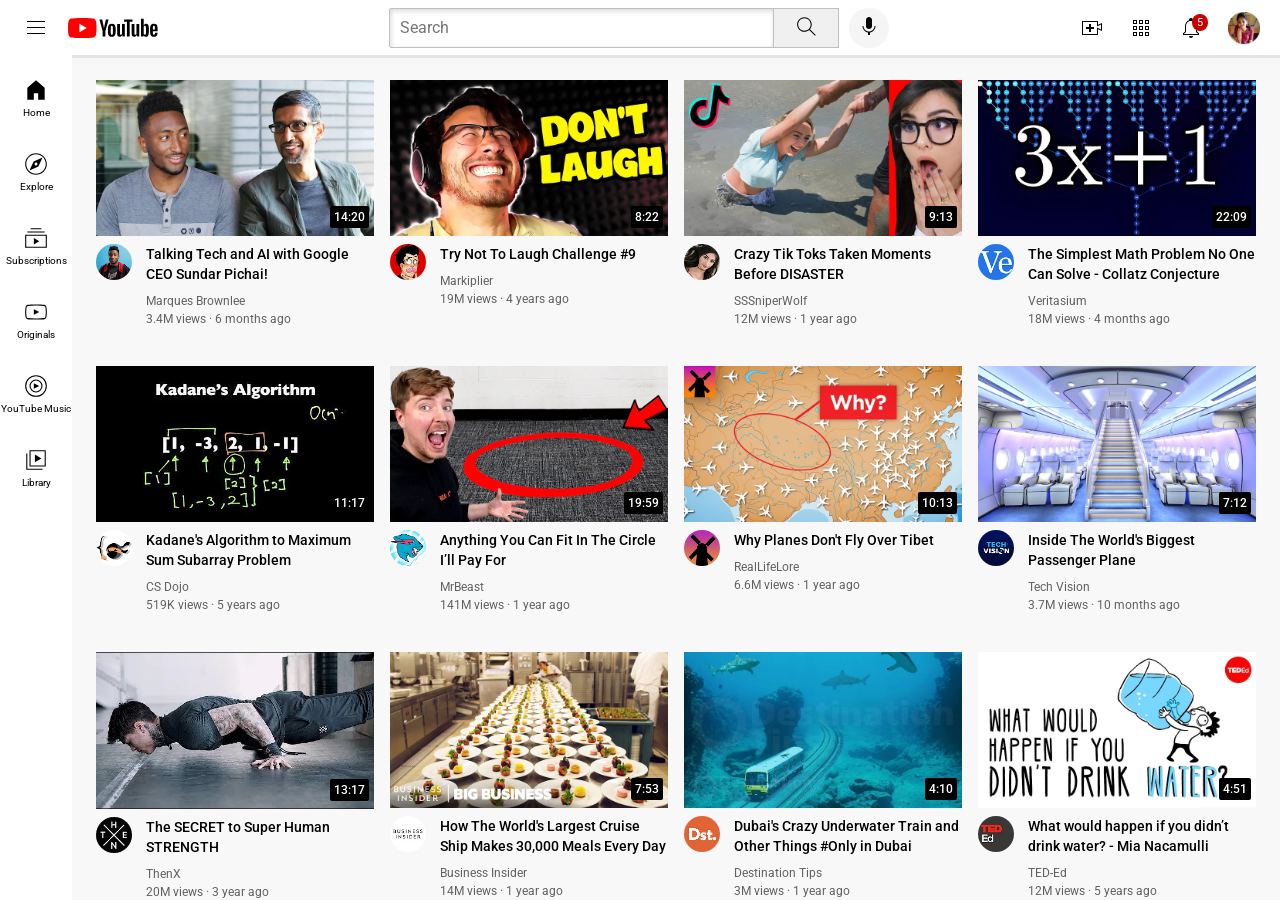
<file: index.html>
<!DOCTYPE html>
<html>

<head>

    <link rel="preconnect" href="https://fonts.googleapis.com">
    <link rel="preconnect" href="https://fonts.gstatic.com" crossorigin>
    <link href="https://fonts.googleapis.com/css2?family=Roboto:ital,wght@0,100..900;1,100..900&display=swap"
        rel="stylesheet">
    <title>
        Youtube-Clone
    </title>
    <link rel="stylesheet" href="style1.css">
    <link rel="stylesheet" href="style2.css">
    <link rel="stylesheet" href="style3.css">
    <link rel="stylesheet" href="style4.css">

</head>

<body>
    <div class="header">
        <div class="left-section">
            <img class="hamburger-menu" src="icons/hamburger-menu.svg">
            <img class="youtube-logo" src="icons/youtube-logo.svg">
        </div>
        <div class="middle-section">
            <input class="search-bar" type="textbox" placeholder="Search">
            <button class="search-button">
                <img class="search-icon" src="icons/search.svg">
                <div class="tooltip">Search</div>
            </button>
            <button class="voice-search-button">
                <img class="voice-search-icon" src="icons/voice-search-icon.svg">
                <div class="tooltip">Search with your voice</div>
            </button>
        </div>
        <div class="right-section">
            <div class="upload-icon-container">
                <img class="upload-icon" src="icons/upload.svg">
                <div class="tooltip">Create</div>
            </div>
            <div class="youtube-app-icon-container">
                <img class="youtube-app-icon" src="icons/youtube-apps.svg">
                <div class="tooltip">YouTube apps</div>
            </div>

            <div class="notifications-icon-container">
                <div class="notifications-icon-container">
                    <img class="notifications-icon" src="icons/notifications.svg">
                    <div class="tooltip">Notifications</div>
                </div>

                <div class="notifications-count">5</div>
            </div>
            <img class="current-user-picture" src="channel-pictures/my-channel.png">
        </div>
    </div>
    <div class="sidebar">
        <div class="side-bar-link">
            <img src="icons/home.svg">
            <div>Home</div>
        </div>
        <div class="side-bar-link">
            <img src="icons/explore.svg">
            <div>Explore</div>
        </div>
        <div class="side-bar-link">
            <img src="icons/subscriptions.svg">
            <div>Subscriptions</div>
        </div>
        <div class="side-bar-link">
            <img src="icons/originals.svg">
            <div>Originals</div>
        </div>
        <div class="side-bar-link">
            <img src="icons/youtube-music.svg">
            <div>YouTube Music</div>
        </div>
        <div class="side-bar-link">
            <img src="icons/library.svg">
            <div>Library</div>
        </div>
    </div>

    <div class="video-grid">
        <div class="video-preview">
            <a href="https://www.youtube.com/watch?v=n2RNcPRtAiY" target="_blank">
                <div class="thumbnail-row">
                    <img class="thumbnail1" src="thumbnails/thumbnail-1.webp">
                    <div class="video-time">14:20</div>
                </div>
            </a>
            <div class="video-info-grid">
                <div class="channel-picture">
                    <img class="profile-picture" src="channel-pictures/channel-1.jpeg">
                </div>
                <div class="video-info">
                    <p class="video-title">
                        Talking Tech and AI with Google CEO Sundar Pichai!
                    </p>
                    <p class="video-author">
                        Marques Brownlee
                    </p>
                    <p class="video-stats">
                        3.4M views &#183; 6 months ago
                    </p>
                </div>
            </div>
        </div>



        <div class="video-preview">
            <a href="https://www.youtube.com/watch?v=mP0RAo9SKZk" target="_blank">
                <div class="thumbnail-row">
                    <img class="thumbnail1" src="thumbnails/thumbnail-2.webp">
                    <div class="video-time">8:22</div>
                </div>
            </a>

            <div class="video-info-grid">
                <div class="channel-picture">
                    <img class="profile-picture" src="channel-pictures/channel-2.jpeg">
                </div>
                <div class="video-info">

                    <p class="video-title">

                        Try Not To Laugh Challenge #9
                    </p>
                    <p class="video-author">
                        Markiplier
                    </p>
                    <p class="video-stats">
                        19M views · 4 years ago
                    </p>
                </div>
            </div>
        </div>

        <div class="video-preview">
            <a href="https://www.youtube.com/watch?v=FgjPQQeTh1w" target="_blank">
                <div class="thumbnail-row">
                    <img class="thumbnail1" src="thumbnails/thumbnail-3.webp">
                    <div class="video-time">9:13</div>
                </div>
            </a>

            <div class="video-info-grid">
                <div class="channel-picture">
                    <img class="profile-picture" src="channel-pictures/channel-3.jpeg">
                </div>
                <div class="video-info">
                    <p class="video-title">

                        Crazy Tik Toks Taken Moments Before DISASTER
                    </p>
                    <p class="video-author">
                        SSSniperWolf
                    </p>
                    <p class="video-stats">
                        12M views · 1 year ago
                    </p>
                </div>
            </div>
        </div>

        <div class="video-preview">
            <a href="https://www.youtube.com/watch?v=094y1Z2wpJg" target="_blank">
                <div class="thumbnail-row">
                    <img class="thumbnail1" src="thumbnails/thumbnail-4.webp">
                    <div class="video-time">22:09</div>
                </div>
            </a>

            <div class="video-info-grid">
                <div class="channel-picture">
                    <img class="profile-picture" src="channel-pictures/channel-4.jpeg">
                </div>
                <div class="video-info">

                    <p class="video-title">

                        The Simplest Math Problem No One Can Solve - Collatz Conjecture

                    </p>
                    <p class="video-author">

                        Veritasium
                    </p>
                    <p class="video-stats">

                        18M views · 4 months ago
                    </p>
                </div>
            </div>
        </div>



        <div class="video-preview">
            <a href="https://www.youtube.com/watch?v=86CQq3pKSUw" target="_blank">
                <div class="thumbnail-row">
                    <img class="thumbnail1" src="thumbnails/thumbnail-5.webp">
                    <div class="video-time">11:17</div>
                </div>
            </a>

            <div class="video-info-grid">
                <div class="channel-picture">
                    <img class="profile-picture" src="channel-pictures/channel-5.jpeg">
                </div>
                <div class="video-info">
                    <p class="video-title">

                        Kadane's Algorithm to Maximum Sum Subarray Problem
                    </p>
                    <p class="video-author">
                        CS Dojo
                    </p>
                    <p class="video-stats">
                        519K views · 5 years ago
                </div>
            </div>
        </div>

        <div class="video-preview">
            <a href="https://www.youtube.com/watch?v=yXWw0_UfSFg" target="_blank">
                <div class="thumbnail-row">
                    <img class="thumbnail1" src="thumbnails/thumbnail-6.webp">
                    <div class="video-time">19:59</div>
                </div>
            </a>

            <div class="video-info-grid">
                <div class="channel-picture">
                    <img class="profile-picture" src="channel-pictures/channel-6.jpeg">
                </div>
                <div class="video-info">

                    <p class="video-title">

                        Anything You Can Fit In The Circle I’ll Pay For
                    </p>
                    <p class="video-author">
                        MrBeast
                    </p>
                    <p class="video-stats">
                        141M views · 1 year ago
                    </p>
                </div>
            </div>
        </div>
        <div class="video-preview">
            <a href="https://www.youtube.com/watch?v=fNVa1qMbF9Y" target="_blank">
                <div class="thumbnail-row">
                    <img class="thumbnail1" src="thumbnails/thumbnail-7.webp">
                    <div class="video-time">10:13</div>
                </div>
            </a>

            <div class="video-info-grid">
                <div class="channel-picture">
                    <img class="profile-picture" src="channel-pictures/channel-7.jpeg">
                </div>
                <div class="video-info">
                    <p class="video-title">
                        Why Planes Don't Fly Over Tibet
                    </p>
                    <p class="video-author">
                        RealLifeLore
                    </p>
                    <p class="video-stats">
                        6.6M views · 1 year ago
                    </p>
                </div>
            </div>
        </div>
        <div class="video-preview">
            <a href="https://www.youtube.com/watch?v=lFm4EM1juls" target="_blank">
                <div class="thumbnail-row">
                    <img class="thumbnail1" src="thumbnails/thumbnail-8.webp">
                    <div class="video-time">7:12</div>
                </div>
            </a>

            <div class="video-info-grid">
                <div class="channel-picture">
                    <img class="profile-picture" src="channel-pictures/channel-8.jpeg">
                </div>
                <div class="video-info">
                    <p class="video-title">
                        Inside The World's Biggest Passenger Plane
                    </p>
                    <p class="video-author">
                        Tech Vision
                    </p>
                    <p class="video-stats">
                        3.7M views · 10 months ago
                    </p>
                </div>
            </div>
        </div>
        <div class="video-preview">
            <a href="https://www.youtube.com/watch?v=ixmxOlcrlUc" target="_blank">
                <div class="thumbnail-row">
                    <img class="thumbnail1" src="thumbnails/thumbnail-9.webp">
                    <div class="video-time">13:17</div>
                </div>
            </a>

            <div class="video-info-grid">
                <div class="channel-picture">
                    <img class="profile-picture" src="channel-pictures/channel-9.jpeg">
                </div>
                <div class="video-info">
                    <p class="video-title">
                        The SECRET to Super Human STRENGTH
                    </p>
                    <p class="video-author">
                        ThenX
                    </p>
                    <p class="video-stats">
                        20M views · 3 year ago
                    </p>
                </div>
            </div>
        </div>
        <div class="video-preview">
            <a href="https://www.youtube.com/watch?v=R2vXbFp5C9o" target="_blank">
                <div class="thumbnail-row">
                    <img class="thumbnail1" src="thumbnails/thumbnail-10.webp">
                    <div class="video-time">7:53</div>
                </div>
            </a>

            <div class="video-info-grid">
                <div class="channel-picture">
                    <img class="profile-picture" src="channel-pictures/channel-10.jpeg">
                </div>
                <div class="video-info">

                    <p class="video-title">

                        How The World's Largest Cruise Ship Makes 30,000 Meals Every Day
                    </p>
                    <p class="video-author">
                        Business Insider
                    </p>
                    <p class="video-stats">
                        14M views · 1 year ago
                    </p>
                </div>
            </div>
        </div>
        <div class="video-preview">
            <a href="https://www.youtube.com/watch?v=0nZuYyXET3s" target="_blank">
                <div class="thumbnail-row">
                    <img class="thumbnail1" src="thumbnails/thumbnail-11.webp">
                    <div class="video-time">4:10</div>
                </div>
            </a>

            <div class="video-info-grid">
                <div class="channel-picture">
                    <img class="profile-picture" src="channel-pictures/channel-11.jpeg">
                </div>
                <div class="video-info">
                    <p class="video-title">
                        Dubai's Crazy Underwater Train and Other Things #Only in Dubai
                    </p>
                    <p class="video-author">
                        Destination Tips
                    </p>
                    <p class="video-stats">
                        3M views · 1 year ago
                    </p>
                </div>
            </div>
        </div>
        <div class="video-preview">
            <a href="https://www.youtube.com/watch?v=9iMGFqMmUFs" target="_blank">
                <div class="thumbnail-row">
                    <img class="thumbnail1" src="thumbnails/thumbnail-12.webp">
                    <div class="video-time">4:51</div>
                </div>
            </a>

            <div class="video-info-grid">
                <div class="channel-picture">
                    <img class="profile-picture" src="channel-pictures/channel-12.jpeg">
                </div>
                <div class="video-info">

                    <p class="video-title">
                        What would happen if you didn’t drink water? - Mia Nacamulli
                    </p>
                    <p class="video-author">
                        TED-Ed
                    </p>
                    <p class="video-stats">
                        12M views · 5 years ago
                    </p>
                </div>
            </div>
        </div>

    </div>

</body>

</html>
</file>
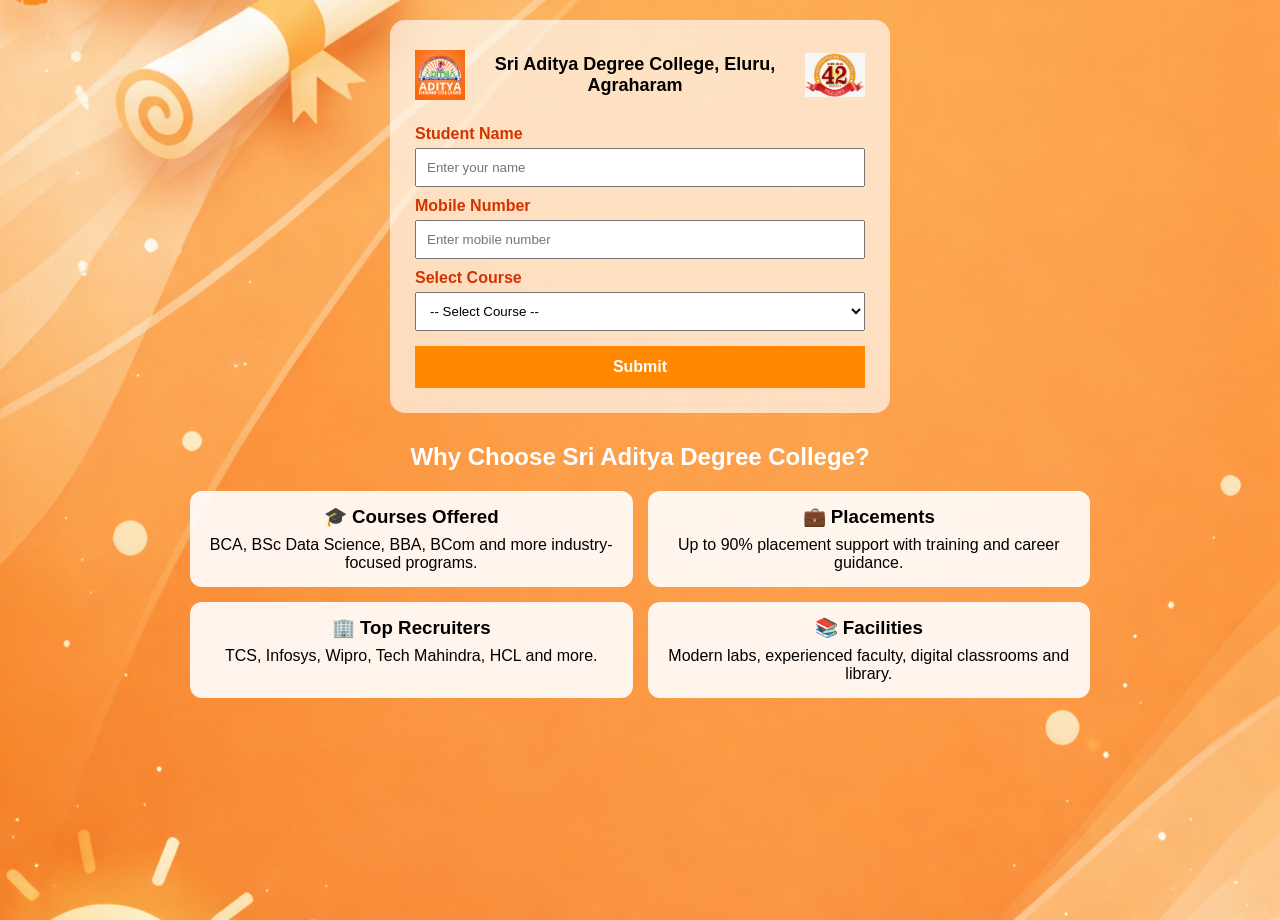
<file: intro-to-html/index.html>
<!DOCTYPE html>
<html lang="en">

<head>
  <title>College Registration</title>
  <link rel="stylesheet" href="style.css">
  <meta name="viewport" content="width=device-width, initial-scale=1.0">
</head>

<body>

  <div class="container">

    <div class="header">
      <img src="left-logo.png" class="logo-left" alt="College Logo">
      <h1>Sri Aditya Degree College, Eluru, Agraharam</h1>
      <img src="right-logo.png" class="logo-right" alt="College Logo">
    </div>

    <form onsubmit="sendToWhatsApp(); return false;">

      <label>Student Name</label>
      <input type="text" id="name" placeholder="Enter your name" required>

      <label>Mobile Number</label>
      <input type="tel" id="mobile" placeholder="Enter mobile number" pattern="[0-9]{10}" required>

      <label>Select Course</label>
      <select id="course" required>
        <option value="">-- Select Course --</option>
        <option>Bsc AI (Artificial Intelligence)</option>
        <option>BCA (Data Science)</option>
        <option>BSc (Data Science)</option>
        <option>BCA (General)</option>
        <option>BCom</option>
        <option>BBA (Digital Marketing)</option>
        <option>Bsc Computers</option>
      </select>

      <button type="submit">Submit</button>

    </form>

  </div>

  <section class="info-section">

    <h2>Why Choose Sri Aditya Degree College?</h2>

    <div class="cards">

      <div class="card">
        <h3>🎓 Courses Offered</h3>
        <p>BCA, BSc Data Science, BBA, BCom and more industry-focused programs.</p>
      </div>

      <div class="card">
        <h3>💼 Placements</h3>
        <p>Up to 90% placement support with training and career guidance.</p>
      </div>

      <div class="card">
        <h3>🏢 Top Recruiters</h3>
        <p>TCS, Infosys, Wipro, Tech Mahindra, HCL and more.</p>
      </div>

      <div class="card">
        <h3>📚 Facilities</h3>
        <p>Modern labs, experienced faculty, digital classrooms and library.</p>
      </div>

    </div>

  </section>

  <script>
    function sendToWhatsApp() {

      let name = document.getElementById("name").value.trim();
      let mobile = document.getElementById("mobile").value.trim();
      let course = document.getElementById("course").value;

      if (mobile.length !== 10) {
        alert("Enter a valid 10-digit mobile number");
        return;
      }

      let message =
        "New Student Registration\n\n" +
        "Name: " + name + "\n" +
        "Mobile: " + mobile + "\n" +
        "Course: " + course;

      let phone = "91917337276664";  // ⚠️ corrected format

      let url = "https://wa.me/" + phone + "?text=" + encodeURIComponent(message);

      window.open(url, "_blank");

    }
  </script>

</body>

</html>
</file>
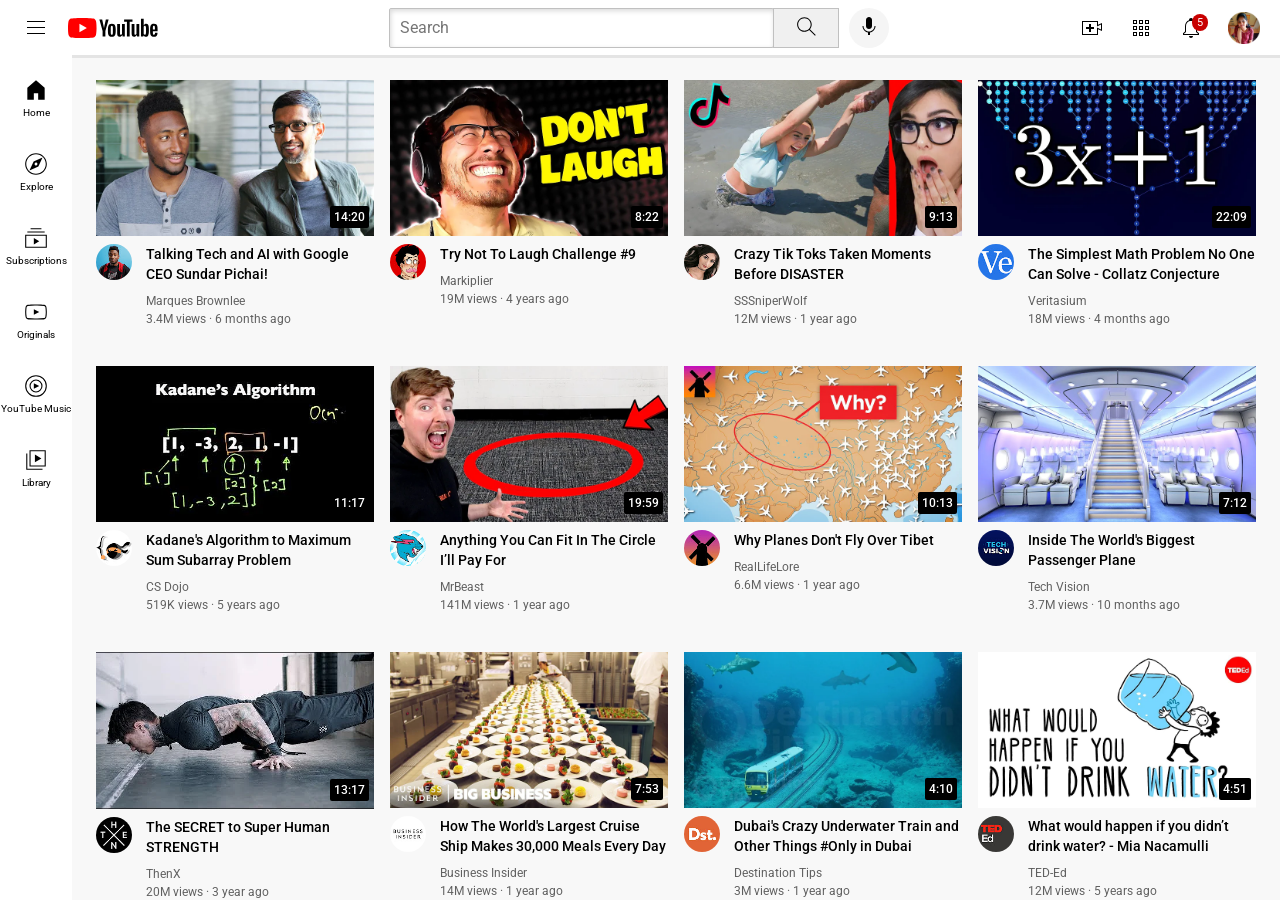
<file: youtube.html>
<!DOCTYPE html>
<html>

<head>
    <link rel="preconnect" href="https://fonts.googleapis.com">
    <link rel="preconnect" href="https://fonts.gstatic.com" crossorigin>
    <link href="https://fonts.googleapis.com/css2?family=Roboto:ital,wght@0,100..900;1,100..900&display=swap"
        rel="stylesheet">
    <title>
        Youtube project
    </title>
    <link rel="stylesheet" href="youtube.css">
    <link rel="stylesheet" href="header.css">
    <link rel="stylesheet" href="general.css">
    <link rel="stylesheet" href="sidebar.css">

</head>

<body>
    <div class="header">
        <div class="left-section">
            <img class="hamburger-menu" src="icons/hamburger-menu.svg">
            <img class="youtube-logo" src="icons/youtube-logo.svg">
        </div>
        <div class="middle-section">
            <input class="search-bar" type="textbox" placeholder="Search">
            <button class="search-button">
                <img class="search-icon" src="icons/search.svg">
                <div class="tooltip">Search</div>
            </button>
            <button class="voice-search-button">
                <img class="voice-search-icon" src="icons/voice-search-icon.svg">
                <div class="tooltip">Search with your voice</div>
            </button>
        </div>
        <div class="right-section">
            <div class="upload-icon-container">
                <img class="upload-icon" src="icons/upload.svg">
                <div class="tooltip">Create</div>
            </div>
            <div class="youtube-app-icon-container">
                <img class="youtube-app-icon" src="icons/youtube-apps.svg">
                <div class="tooltip">YouTube apps</div>
            </div>

            <div class="notifications-icon-container">
                <div class="notifications-icon-container">
                    <img class="notifications-icon" src="icons/notifications.svg">
                    <div class="tooltip">Notifications</div>
                </div>

                <div class="notifications-count">5</div>
            </div>
            <img class="current-user-picture" src="channel-pictures/my-channel.png">
        </div>
    </div>
    <div class="sidebar">
        <div class="side-bar-link">
            <img src="icons/home.svg">
            <div>Home</div>
        </div>
        <div class="side-bar-link">
            <img src="icons/explore.svg">
            <div>Explore</div>
        </div>
        <div class="side-bar-link">
            <img src="icons/subscriptions.svg">
            <div>Subscriptions</div>
        </div>
        <div class="side-bar-link">
            <img src="icons/originals.svg">
            <div>Originals</div>
        </div>
        <div class="side-bar-link">
            <img src="icons/youtube-music.svg">
            <div>YouTube Music</div>
        </div>
        <div class="side-bar-link">
            <img src="icons/library.svg">
            <div>Library</div>
        </div>
    </div>

    <div class="video-grid">
        <div class="video-preview">
            <a href="https://www.youtube.com/watch?v=n2RNcPRtAiY" target="_blank">
                <div class="thumbnail-row">
                    <img class="thumbnail1" src="thumbnails/thumbnail-1.webp">
                    <div class="video-time">14:20</div>
                </div>
            </a>
            <div class="video-info-grid">
                <div class="channel-picture">
                    <img class="profile-picture" src="channel-pictures/channel-1.jpeg">
                </div>
                <div class="video-info">
                    <p class="video-title">
                        Talking Tech and AI with Google CEO Sundar Pichai!
                    </p>
                    <p class="video-author">
                        Marques Brownlee
                    </p>
                    <p class="video-stats">
                        3.4M views &#183; 6 months ago
                    </p>
                </div>
            </div>
        </div>



        <div class="video-preview">
            <a href="https://www.youtube.com/watch?v=mP0RAo9SKZk" target="_blank">
                <div class="thumbnail-row">
                    <img class="thumbnail1" src="thumbnails/thumbnail-2.webp">
                    <div class="video-time">8:22</div>
                </div>
            </a>

            <div class="video-info-grid">
                <div class="channel-picture">
                    <img class="profile-picture" src="channel-pictures/channel-2.jpeg">
                </div>
                <div class="video-info">

                    <p class="video-title">

                        Try Not To Laugh Challenge #9
                    </p>
                    <p class="video-author">
                        Markiplier
                    </p>
                    <p class="video-stats">
                        19M views · 4 years ago
                    </p>
                </div>
            </div>
        </div>

        <div class="video-preview">
            <a href="https://www.youtube.com/watch?v=FgjPQQeTh1w" target="_blank">
                <div class="thumbnail-row">
                    <img class="thumbnail1" src="thumbnails/thumbnail-3.webp">
                    <div class="video-time">9:13</div>
                </div>
            </a>

            <div class="video-info-grid">
                <div class="channel-picture">
                    <img class="profile-picture" src="channel-pictures/channel-3.jpeg">
                </div>
                <div class="video-info">
                    <p class="video-title">

                        Crazy Tik Toks Taken Moments Before DISASTER
                    </p>
                    <p class="video-author">
                        SSSniperWolf
                    </p>
                    <p class="video-stats">
                        12M views · 1 year ago
                    </p>
                </div>
            </div>
        </div>

        <div class="video-preview">
            <a href="https://www.youtube.com/watch?v=094y1Z2wpJg" target="_blank">
                <div class="thumbnail-row">
                    <img class="thumbnail1" src="thumbnails/thumbnail-4.webp">
                    <div class="video-time">22:09</div>
                </div>
            </a>

            <div class="video-info-grid">
                <div class="channel-picture">
                    <img class="profile-picture" src="channel-pictures/channel-4.jpeg">
                </div>
                <div class="video-info">

                    <p class="video-title">

                        The Simplest Math Problem No One Can Solve - Collatz Conjecture

                    </p>
                    <p class="video-author">

                        Veritasium
                    </p>
                    <p class="video-stats">

                        18M views · 4 months ago
                    </p>
                </div>
            </div>
        </div>



        <div class="video-preview">
            <a href="https://www.youtube.com/watch?v=86CQq3pKSUw" target="_blank">
                <div class="thumbnail-row">
                    <img class="thumbnail1" src="thumbnails/thumbnail-5.webp">
                    <div class="video-time">11:17</div>
                </div>
            </a>

            <div class="video-info-grid">
                <div class="channel-picture">
                    <img class="profile-picture" src="channel-pictures/channel-5.jpeg">
                </div>
                <div class="video-info">
                    <p class="video-title">

                        Kadane's Algorithm to Maximum Sum Subarray Problem
                    </p>
                    <p class="video-author">
                        CS Dojo
                    </p>
                    <p class="video-stats">
                        519K views · 5 years ago
                </div>
            </div>
        </div>

        <div class="video-preview">
            <a href="https://www.youtube.com/watch?v=yXWw0_UfSFg" target="_blank">
                <div class="thumbnail-row">
                    <img class="thumbnail1" src="thumbnails/thumbnail-6.webp">
                    <div class="video-time">19:59</div>
                </div>
            </a>

            <div class="video-info-grid">
                <div class="channel-picture">
                    <img class="profile-picture" src="channel-pictures/channel-6.jpeg">
                </div>
                <div class="video-info">

                    <p class="video-title">

                        Anything You Can Fit In The Circle I’ll Pay For
                    </p>
                    <p class="video-author">
                        MrBeast
                    </p>
                    <p class="video-stats">
                        141M views · 1 year ago
                    </p>
                </div>
            </div>
        </div>
        <div class="video-preview">
            <a href="https://www.youtube.com/watch?v=fNVa1qMbF9Y" target="_blank">
                <div class="thumbnail-row">
                    <img class="thumbnail1" src="thumbnails/thumbnail-7.webp">
                    <div class="video-time">10:13</div>
                </div>
            </a>

            <div class="video-info-grid">
                <div class="channel-picture">
                    <img class="profile-picture" src="channel-pictures/channel-7.jpeg">
                </div>
                <div class="video-info">
                    <p class="video-title">
                        Why Planes Don't Fly Over Tibet
                    </p>
                    <p class="video-author">
                        RealLifeLore
                    </p>
                    <p class="video-stats">
                        6.6M views · 1 year ago
                    </p>
                </div>
            </div>
        </div>
        <div class="video-preview">
            <a href="https://www.youtube.com/watch?v=lFm4EM1juls" target="_blank">
                <div class="thumbnail-row">
                    <img class="thumbnail1" src="thumbnails/thumbnail-8.webp">
                    <div class="video-time">7:12</div>
                </div>
            </a>

            <div class="video-info-grid">
                <div class="channel-picture">
                    <img class="profile-picture" src="channel-pictures/channel-8.jpeg">
                </div>
                <div class="video-info">
                    <p class="video-title">
                        Inside The World's Biggest Passenger Plane
                    </p>
                    <p class="video-author">
                        Tech Vision
                    </p>
                    <p class="video-stats">
                        3.7M views · 10 months ago
                    </p>
                </div>
            </div>
        </div>
        <div class="video-preview">
            <a href="https://www.youtube.com/watch?v=ixmxOlcrlUc" target="_blank">
                <div class="thumbnail-row">
                    <img class="thumbnail1" src="thumbnails/thumbnail-9.webp">
                    <div class="video-time">13:17</div>
                </div>
            </a>

            <div class="video-info-grid">
                <div class="channel-picture">
                    <img class="profile-picture" src="channel-pictures/channel-9.jpeg">
                </div>
                <div class="video-info">
                    <p class="video-title">
                        The SECRET to Super Human STRENGTH
                    </p>
                    <p class="video-author">
                        ThenX
                    </p>
                    <p class="video-stats">
                        20M views · 3 year ago
                    </p>
                </div>
            </div>
        </div>
        <div class="video-preview">
            <a href="https://www.youtube.com/watch?v=R2vXbFp5C9o" target="_blank">
                <div class="thumbnail-row">
                    <img class="thumbnail1" src="thumbnails/thumbnail-10.webp">
                    <div class="video-time">7:53</div>
                </div>
            </a>

            <div class="video-info-grid">
                <div class="channel-picture">
                    <img class="profile-picture" src="channel-pictures/channel-10.jpeg">
                </div>
                <div class="video-info">

                    <p class="video-title">

                        How The World's Largest Cruise Ship Makes 30,000 Meals Every Day
                    </p>
                    <p class="video-author">
                        Business Insider
                    </p>
                    <p class="video-stats">
                        14M views · 1 year ago
                    </p>
                </div>
            </div>
        </div>
        <div class="video-preview">
            <a href="https://www.youtube.com/watch?v=0nZuYyXET3s" target="_blank">
                <div class="thumbnail-row">
                    <img class="thumbnail1" src="thumbnails/thumbnail-11.webp">
                    <div class="video-time">4:10</div>
                </div>
            </a>

            <div class="video-info-grid">
                <div class="channel-picture">
                    <img class="profile-picture" src="channel-pictures/channel-11.jpeg">
                </div>
                <div class="video-info">
                    <p class="video-title">
                        Dubai's Crazy Underwater Train and Other Things #Only in Dubai
                    </p>
                    <p class="video-author">
                        Destination Tips
                    </p>
                    <p class="video-stats">
                        3M views · 1 year ago
                    </p>
                </div>
            </div>
        </div>
        <div class="video-preview">
            <a href="https://www.youtube.com/watch?v=9iMGFqMmUFs" target="_blank">
                <div class="thumbnail-row">
                    <img class="thumbnail1" src="thumbnails/thumbnail-12.webp">
                    <div class="video-time">4:51</div>
                </div>
            </a>

            <div class="video-info-grid">
                <div class="channel-picture">
                    <img class="profile-picture" src="channel-pictures/channel-12.jpeg">
                </div>
                <div class="video-info">

                    <p class="video-title">
                        What would happen if you didn’t drink water? - Mia Nacamulli
                    </p>
                    <p class="video-author">
                        TED-Ed
                    </p>
                    <p class="video-stats">
                        12M views · 5 years ago
                    </p>
                </div>
            </div>
        </div>

    </div>

</body>

</html>
</file>
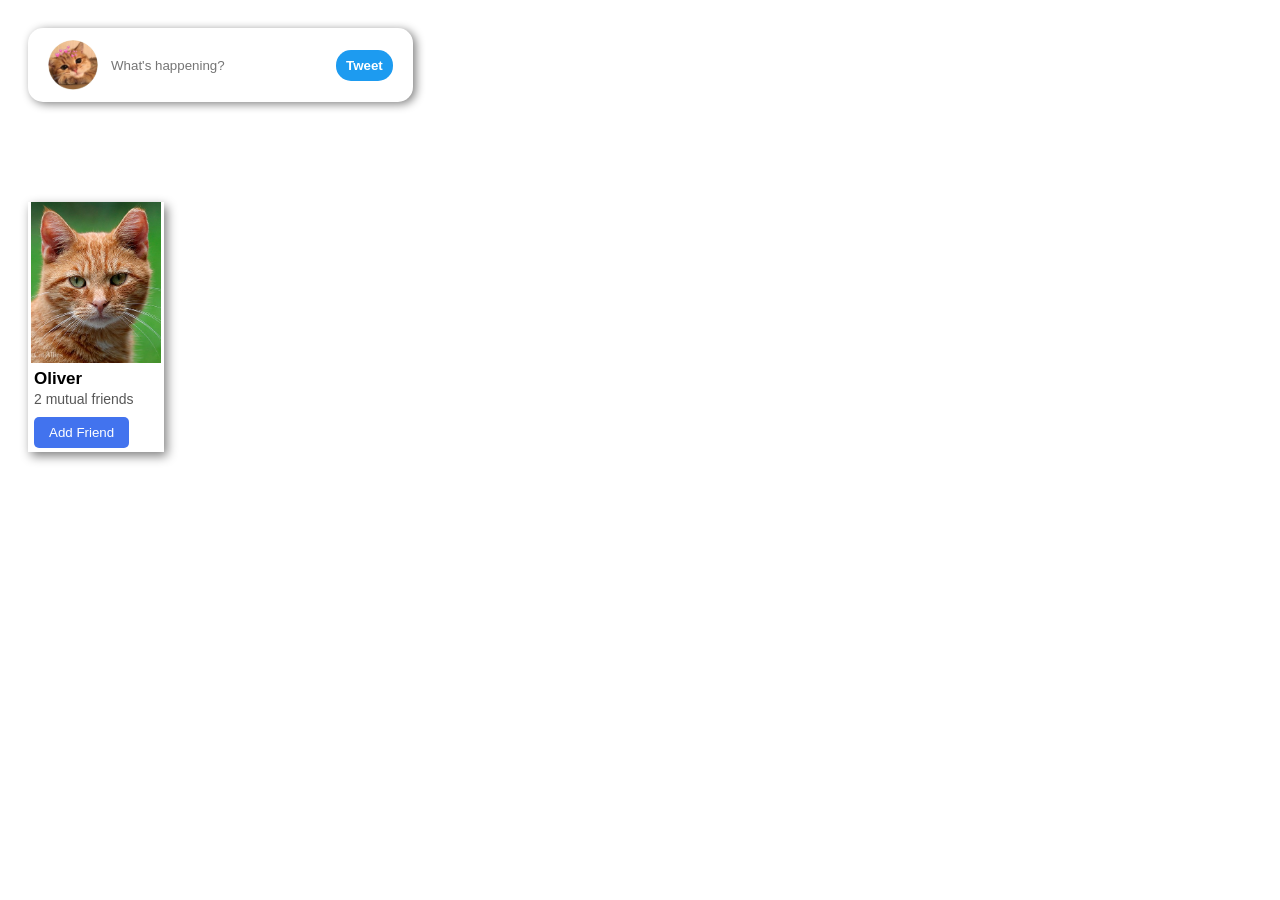
<file: intro-to-html/buttons.html>
<!DOCTYPE html>
<html>

<head>
    <title>
        Practice Page
    </title>
    <style>
        .card {
            margin-top: 20px;
            margin-left: 20px;
            background-color: white;
            box-shadow: 3px 2px 10px grey;
            display: inline-block;
            padding-left: 20px;
            padding-right: 20px;
            padding-top: 12px;
            padding-bottom: 12px;
            border-radius: 15px;

        }

        .profile-picture {
            width: 50px;
            height: 50px;
            border-radius: 25px;
            vertical-align: middle;

        }

        .text-box {
            border: none;
            vertical-align: middle;
            margin-left: 7px;
        }

        .tweet-button {
            background-color: rgb(29, 155, 240);
            border: none;
            padding-top: 8px;
            padding-bottom: 8px;
            padding-left: 10px;
            padding-right: 10px;
            color: white;
            font-weight: bold;
            border-radius: 15px;
            vertical-align: middle;
            margin-left: 50px;
        }

        .suggestions {
            margin-top: 100px;
            margin-left: 20px;
            background-color: white;
            box-shadow: 3px 4px 10px grey;
            width: 130px;
            padding-bottom: 4px;
            padding-left: 3px;
            padding-right: 3px;
        }

        .p1 {
            width: 130px;

        }

        .p2 {
            font-size: 17px;
            margin-top: 2px;
            margin-bottom: 0px;
            margin-left: 3px;
            font-family: arial;
        }

        .p3 {
            margin-top: 2px;
            margin-bottom: 0px;
            margin-left: 3px;
            font-family: arial;
            font-size: 14px;
            color: rgb(87, 87, 87);
        }

        .p4 {
            margin-top: 10px;
            margin-left: 3px;
            border: none;
            background-color: rgb(66, 115, 238);
            padding-left: 15px;
            padding-right: 15px;
            padding-top: 8px;
            padding-bottom: 8px;
            border-radius: 5px;
            color: white;

        }
    </style>
</head>

<body>
    <div class="card">
        <img class="profile-picture" src="cat1.jpg">
        <input type="text" class="text-box" placeholder="What's happening?">
        <button class="tweet-button">
            Tweet
        </button>
    </div>
    <div class="suggestions">
        <img src="cat.jpg" class="p1">
        <h1 class="p2">
            Oliver
        </h1>
        <p class="p3">
            2 mutual friends
        </p>
        <button class="p4">
            Add Friend
        </button>
    </div>

</body>

</html>
</file>
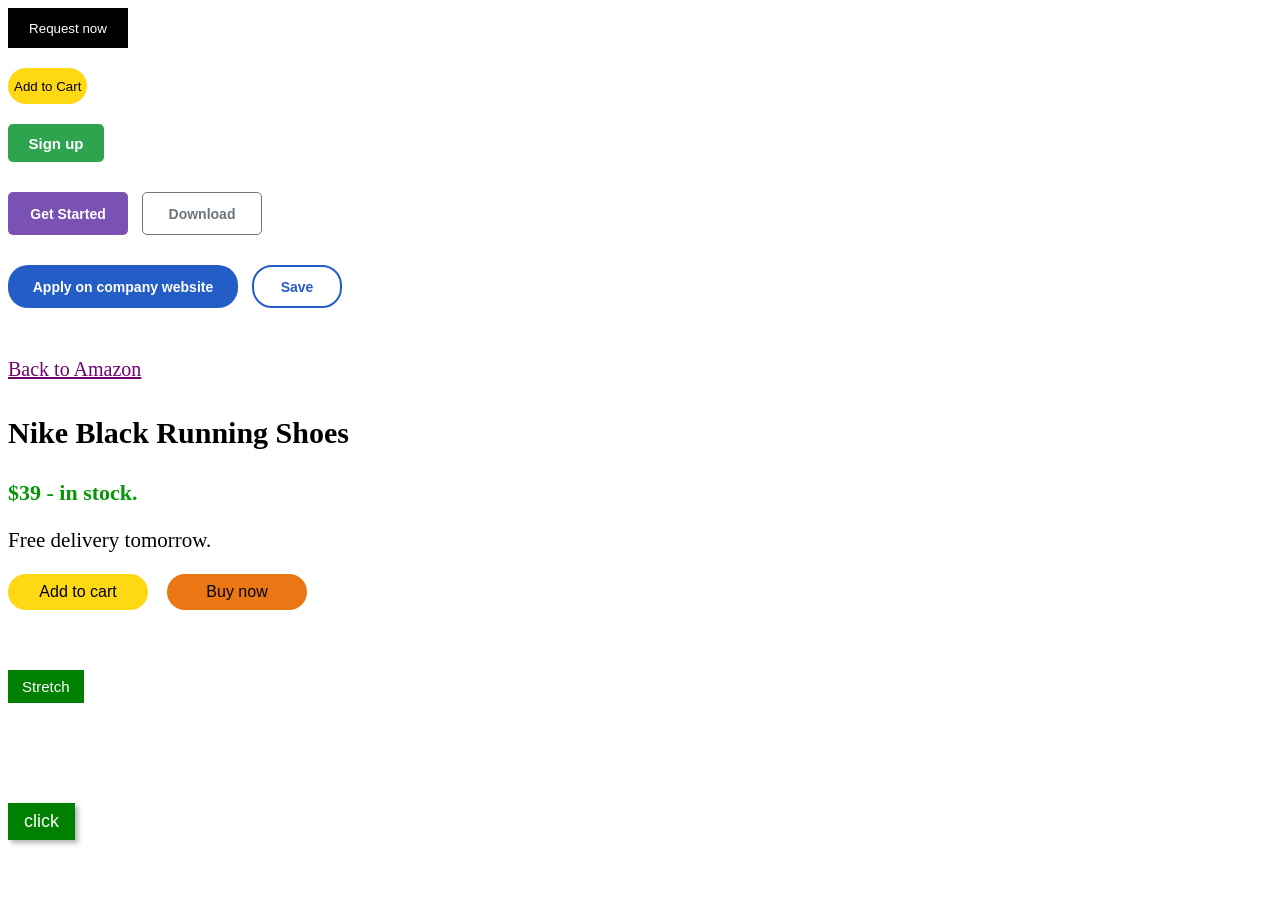
<file: intro-to-html/practice.html>
<!DOCTYPE html>
<html>

<head>
    <title>
        Practicing sheet
    </title>
    <link rel="stylesheet" href="practice.css">
</head>

<body>
    <button class="uber">
        Request now

    </button><br>
    <button class="amazon">
        Add to Cart
    </button><br>
    <button class="github">
        Sign up
    </button> <br>
    <button class="boot">
        Get Started
    </button>
    <button class="boot1">
        Download
    </button> <br>
    <button class="linkdin">
        Apply on company website
    </button>
    <button class="link1">
        Save
    </button> <br>
    <a href="https://www.amazon.com/" target="_blank" class="link">
        Back to Amazon
    </a><br>
    <p class="shoes">
        Nike Black Running Shoes
    </p>
    <p class="dollar">
        $39 - in stock.
    </p>
    <p class="delivery">
        Free delivery tomorrow.
    </p>
    <button class="cart">
        Add to cart
    </button>
    <button class="buy">
        Buy now
    </button><br>
    <button class="stretch">
        Stretch
    </button> <br>
    <button class="click">
        click
    </button> <br>
    
</body>

</html>
</file>
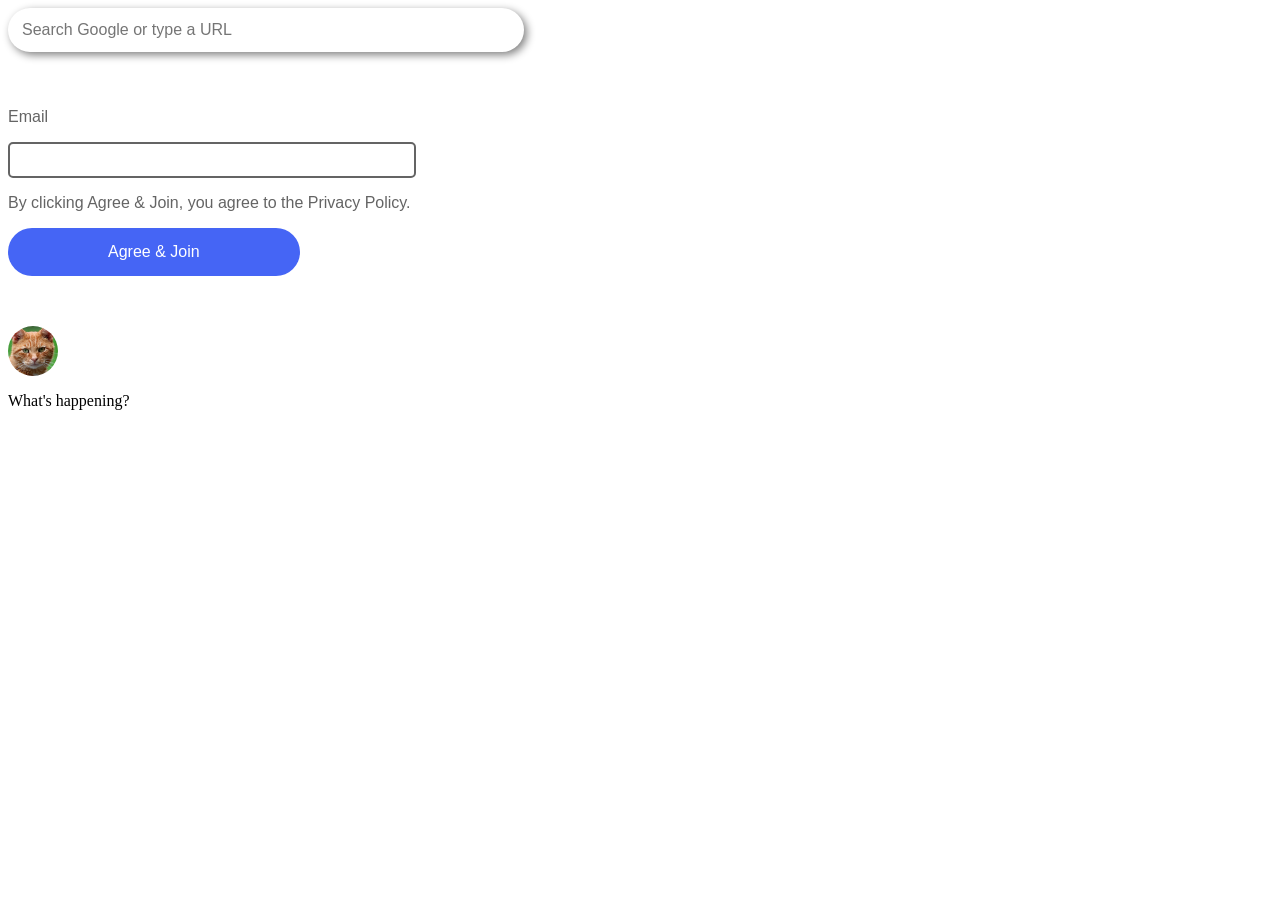
<file: intro-to-html/practtice1.html>
<!DOCTYPE html>
<html>

<head>
  <title>
    Second practice
  </title>
  <link rel="stylesheet" href="practice1.css">
</head>

<body>

  <input class="google" type="textbox" placeholder="Search Google or type a URL">
  <p class="email">
    Email
  </p>
  <input type="textbox" class="box">
  <p class="para">
    By clicking Agree & Join, you agree to the Privacy Policy.
  </p>
  <button class="join">
    Agree & Join
  </button><br>
  <img src="cat.jpg" class="cat">
  <p class="pa">
    What's happening?
  </p>
</body>


</html>
</file>
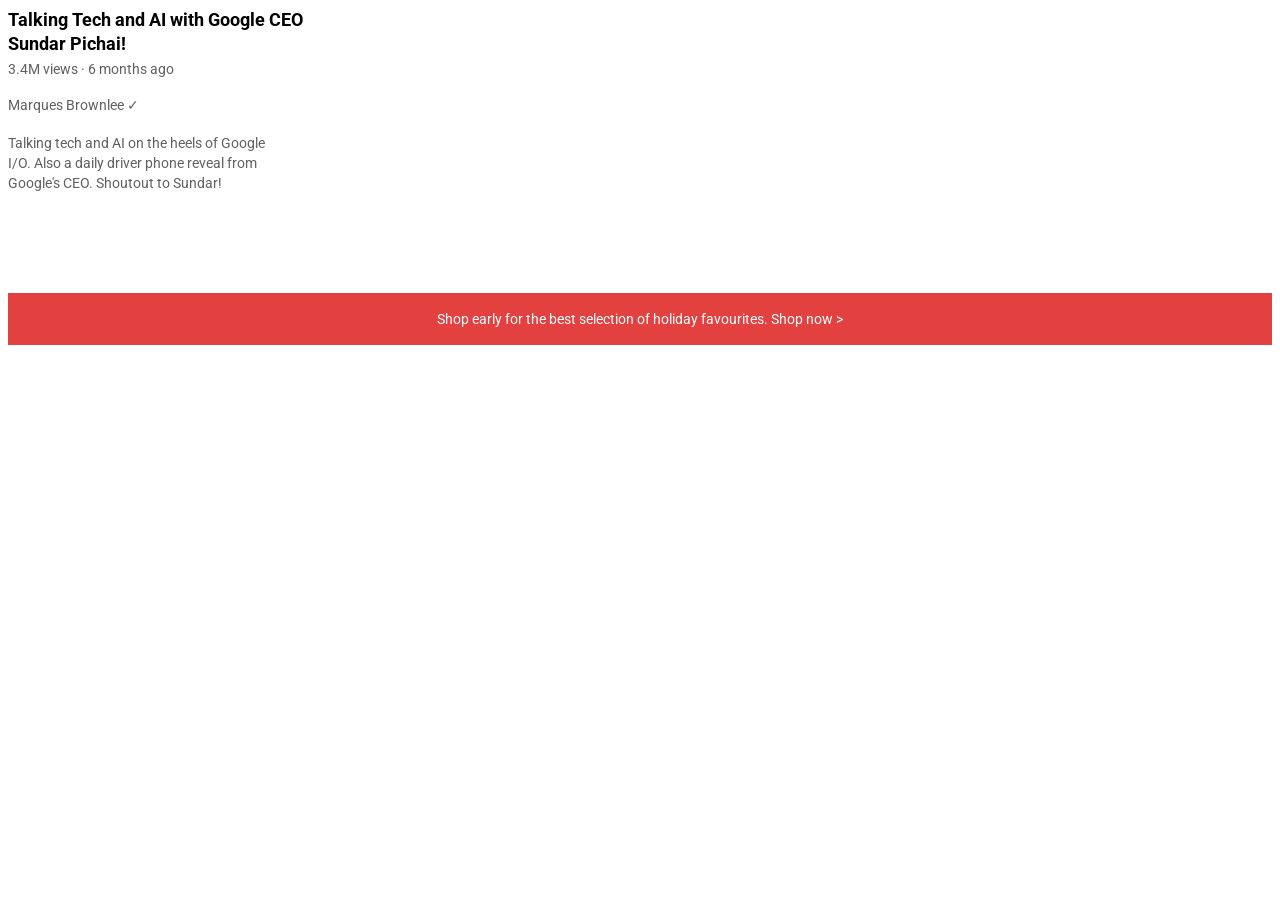
<file: intro-to-html/text.html>
<!DOCTYPE html>
<html>

<head>
    <link rel="preconnect" href="https://fonts.googleapis.com">
    <link rel="preconnect" href="https://fonts.gstatic.com" crossorigin>
    <link href="https://fonts.googleapis.com/css2?family=Roboto:ital,wght@0,100..900;1,100..900&display=swap"
        rel="stylesheet">
    <link rel="stylesheet" href="text.css">
    <title>Text Practice

    </title>
</head>

<body>
    <p class="heading">
        Talking Tech and AI with Google CEO Sundar Pichai!
    </p>
    <p class="status">
        3.4M views &#183; 6 months ago
    </p>
    <p class="m">
        Marques Brownlee ✓
    </p>
    <p class="p">
        Talking tech and AI on the heels of Google I/O. Also a daily driver phone reveal from Google's CEO. Shoutout to
        Sundar!
    </p>
    <p class="apple">
        Shop early for the best selection of holiday favourites. <span class="shop">Shop now ></span>
    </p>
</body>

</html>
</file>
<file: style1.css>
.thumbnail1{
            
            display: block;
            width: 100%;
            cursor: pointer;
      }
      
      .profile-picture{
            width: 36px;
            border-radius: 50px;
      }
      .video-title{
      margin-top: 0px;
      font-size: 14px;
      font-weight: 500;
      line-height: 20px;
      margin-bottom: 10px;
      }
      .video-author, .video-stats{
            font-size: 12px;
            color: rgb(96, 96, 96);
          
      }
      .video-author{
              margin-bottom: 4px;
      }

      .thumbnail-row{
            margin-bottom: 8px;
            position: relative;
      }
      
      .video-info-grid{
            display: grid;
            grid-template-columns: 50px 1fr;
      }
      .video-grid{
            display:grid;
            grid-template-columns: 1fr 1fr 1fr;
            column-gap: 16px;
            row-gap: 40px;
      }
      @media (max-width: 750px) {
      .video-grid{
      grid-template-columns: 1fr 1fr;
      }
      }
      @media (min-width: 751px) and (max-width: 999px){
            .video-grid{
      grid-template-columns: 1fr 1fr 1fr;
      }
      }
      @media (min-width: 1000px) {
            .video-grid{
            grid-template-columns: 1fr 1fr 1fr 1fr;
            }
      }
      
     
      .video-time{
            font-family: roboto, arial;
            font-size: 12px;
            font-weight: 500;
            padding: 4px;
            border-radius: 2px;
            background-color: black;
            color: white;
            position: absolute;
            bottom: 8px;
            right: 5px;
      }
</file>
<file: style2.css>
p{ 
            font-family: roboto, arial;
            margin-top: 0px;
            margin-bottom: 0px;
      }
      body{
        margin: 0;
        padding-top: 80px;
        padding-left: 96px;
        padding-right: 24px;
        background-color: rgb(248, 248, 248);
      }
</file>
<file: style3.css>
.header{
  height: 55px;
  display: flex;
  flex-direction: row;
  justify-content: space-between;
  position: fixed;
  top: 0;
  left: 0;
  right: 0;
  background-color: white;
  border-bottom-width:1 px;
  border-bottom-style: solid;
  border-color: rgb(228, 228, 228);
  z-index: 100; 
}

.left-section{
  align-items: center;
  display: flex;
}
.hamburger-menu{
  height: 24px;
  margin-left: 24px;
  margin-right: 20px;
  cursor: pointer;
  
}
.youtube-logo{
  height: 20px;
  cursor: pointer;
}

.middle-section{
  flex: 1;
  margin-left: 70px;
  margin-right: 30px;
  max-width: 500px;
  display: flex;
  align-items: center;
}
.search-bar{
  flex: 1;
  height: 36px;
  padding-left: 10px;
  font-size: 16px;
  border-width: 1px;
  border-style: solid;
  border-color: rgb(192, 192, 192);
  border-radius: 2px;
  box-shadow: inset 1px 2px 5px rgba(0, 0, 0, 0.15);
  width: 0;
}

.search-bar::placeholder{
  font-family: Roboto, Arial;
  font-size: 16px;

}
.search-button{
height: 40px;
width: 66px;
background-color: rgb(240, 240, 240);
border-width: 1px;
border-style: solid;
border-color: rgb(192, 192, 192);
margin-left: -1px;
margin-right: 10px;
position: relative;
cursor: pointer;
}

.search-button .voice-search-button, .upload-icon-container, .youtube-app-icon-container, .notifications-icon-container  {
  display: flex;
  justify-content: center;
  align-items: center;
  position: relative;
}
.search-button .tooltip, .voice-search-button .tooltip,
.upload-icon-container .tooltip, .youtube-app-icon-container .tooltip, .notifications-icon-container .tooltip
{
  font-family: roboto, arial;
  position: absolute;
  background-color: gray;
  color: white;
  padding-top: 4px;
  padding-bottom: 4px;
  padding-left: 8px;
  padding-right: 8px;
  border-radius: 2px;
  font-size: 12px;
  bottom: -30px;
  opacity: 0;
  transition: 0.15s;
  pointer-events: none;
  white-space: nowrap;
}
.search-button:hover .tooltip, .voice-search-button:hover .tooltip, .upload-icon-container:hover .tooltip, .youtube-app-icon-container:hover .tooltip, .notifications-icon-container:hover .tooltip

{
  opacity: 1;
}
.search-icon{
  height: 25px;

}
.voice-search-button{
height: 40px;
width: 40px;
border-radius: 20px;
border: none;
background-color: rgb(245, 245, 245);
cursor: pointer;
}

.voice-search-icon{
  height: 24px;
}

.right-section{
  width: 180px;
  margin-right: 20px;
  display: flex;
  align-items: center;
  justify-content: space-between;
  flex-shrink: 0;
}

.upload-icon{
  height: 24px;
  cursor: pointer;
}
.youtube-app-icon{
  height: 24px;
  cursor: pointer;
}
.notifications-icon{
  height: 24px;
  cursor: pointer;
}
.notifications-icon-container{
  position: relative;
}
.notifications-count{
  position: absolute;
  top: -2px;
  right: -5px;
  background-color: rgb(200, 0, 0);
  color: white;
  font-family: roboto, arial;
  font-size: 11px;
  padding-left: 5px;
  padding-right: 5px;
  padding-top: 2px;
  padding-bottom: 2px;
  border-radius: 10px
}
.current-user-picture{
  height: 32px;
}
</file>
<file: style4.css>
.sidebar{
  position: fixed;
  left: 0;
  bottom: 0;
  top: 55px;
  background-color: white;
  width: 72px;
  z-index: 200;
  padding-top: 5px;
}
.side-bar-link{
  height: 74px;
  display: flex;
  justify-content: center;
  align-items: center;
  flex-direction: column;
  cursor: pointer;
}
.side-bar-link:hover{
  background-color: rgb(235, 235, 235);
}

.side-bar-link img{
height: 26px;
margin-bottom: 4px;
}
.side-bar-link div{
  font-family: roboto, arial;
  font-size: 10px;
}
</file>
<file: intro-to-html/style.css>
* {
    margin: 0;
    padding: 0;
    box-sizing: border-box;
    font-family: Arial, sans-serif;
}

/* BODY */
body {
    background: url("college.png") no-repeat center center;
    background-size: cover;
    background-attachment: fixed; /* smooth effect on PC */
    min-height: 100vh;
}

/* MOBILE FIX for background */
@media (max-width: 600px) {
    body {
        background-attachment: scroll; /* prevents bugs on mobile */
    }
}

/* CONTAINER */
.container {
    width: 90%;
    max-width: 500px;
    background-color: rgba(255, 255, 255, 0.65);
    padding: 25px;
    border-radius: 15px;
    margin: 20px auto; /* reduced for mobile feel */
}

/* HEADER */
.header {
    display: flex;
    align-items: center;
    justify-content: space-between;
    margin-bottom: 20px;
}

.header h1 {
    font-size: 18px;
    text-align: center;
    flex: 1;
}

/* LOGOS */
.logo-left {
    width: 50px;
    height: 50px;
    object-fit: contain;
}

.logo-right {
    width: 60px;
    height: 60px;
    object-fit: contain;
}

/* FORM */
label {
    display: block;
    margin-top: 10px;
    color: rgb(209, 52, 0);
    font-weight: bold;
}

input, select {
    width: 100%;
    padding: 10px;
    margin-top: 5px;
}

/* BUTTON */
button {
    width: 100%;
    margin-top: 15px;
    padding: 12px;
    background-color: rgb(255, 136, 0);
    color: white;
    border: none;
    font-weight: bold;
    font-size: 16px;
}

button:hover {
    background-color: rgb(215, 117, 6);
}

/* INFO SECTION */
.info-section {
    width: 90%;
    max-width: 900px;
    margin: 30px auto;
    text-align: center;
    color: white;
}

.info-section h2 {
    margin-bottom: 20px;
}

/* CARDS */
.cards {
    display: grid;
    grid-template-columns: repeat(2, 1fr);
    gap: 15px;
}

.card {
    background-color: rgba(255, 255, 255, 0.9);
    padding: 15px;
    border-radius: 12px;
    color: black;
    transition: transform 0.2s ease;
}

.card:hover {
    transform: translateY(-5px);
}

.card h3 {
    margin-bottom: 8px;
}

/* MOBILE */
@media (max-width: 600px) {

    .header h1 {
        font-size: 15px;
    }

    .cards {
        grid-template-columns: 1fr;
    }

    .logo-left,
    .logo-right {
        width: 38px;
        height: 38px;
    }
}
</file>
<file: youtube.css>
.thumbnail1{
            
            display: block;
            width: 100%;
            cursor: pointer;
      }
      
      .profile-picture{
            width: 36px;
            border-radius: 50px;
      }
      .video-title{
      margin-top: 0px;
      font-size: 14px;
      font-weight: 500;
      line-height: 20px;
      margin-bottom: 10px;
      }
      .video-author, .video-stats{
            font-size: 12px;
            color: rgb(96, 96, 96);
          
      }
      .video-author{
              margin-bottom: 4px;
      }

      .thumbnail-row{
            margin-bottom: 8px;
            position: relative;
      }
      
      .video-info-grid{
            display: grid;
            grid-template-columns: 50px 1fr;
      }
      .video-grid{
            display:grid;
            grid-template-columns: 1fr 1fr 1fr;
            column-gap: 16px;
            row-gap: 40px;
      }
      @media (max-width: 750px) {
      .video-grid{
      grid-template-columns: 1fr 1fr;
      }
      }
      @media (min-width: 751px) and (max-width: 999px){
            .video-grid{
      grid-template-columns: 1fr 1fr 1fr;
      }
      }
      @media (min-width: 1000px) {
            .video-grid{
            grid-template-columns: 1fr 1fr 1fr 1fr;
            }
      }
      
     
      .video-time{
            font-family: roboto, arial;
            font-size: 12px;
            font-weight: 500;
            padding: 4px;
            border-radius: 2px;
            background-color: black;
            color: white;
            position: absolute;
            bottom: 8px;
            right: 5px;
      }
</file>
<file: header.css>
.header{
  height: 55px;
  display: flex;
  flex-direction: row;
  justify-content: space-between;
  position: fixed;
  top: 0;
  left: 0;
  right: 0;
  background-color: white;
  border-bottom-width:1 px;
  border-bottom-style: solid;
  border-color: rgb(228, 228, 228);
  z-index: 100; 
}

.left-section{
  align-items: center;
  display: flex;
}
.hamburger-menu{
  height: 24px;
  margin-left: 24px;
  margin-right: 20px;
  cursor: pointer;
  
}
.youtube-logo{
  height: 20px;
  cursor: pointer;
}

.middle-section{
  flex: 1;
  margin-left: 70px;
  margin-right: 30px;
  max-width: 500px;
  display: flex;
  align-items: center;
}
.search-bar{
  flex: 1;
  height: 36px;
  padding-left: 10px;
  font-size: 16px;
  border-width: 1px;
  border-style: solid;
  border-color: rgb(192, 192, 192);
  border-radius: 2px;
  box-shadow: inset 1px 2px 5px rgba(0, 0, 0, 0.15);
  width: 0;
}

.search-bar::placeholder{
  font-family: Roboto, Arial;
  font-size: 16px;

}
.search-button{
height: 40px;
width: 66px;
background-color: rgb(240, 240, 240);
border-width: 1px;
border-style: solid;
border-color: rgb(192, 192, 192);
margin-left: -1px;
margin-right: 10px;
position: relative;
cursor: pointer;
}

.search-button .voice-search-button, .upload-icon-container, .youtube-app-icon-container, .notifications-icon-container  {
  display: flex;
  justify-content: center;
  align-items: center;
  position: relative;
}
.search-button .tooltip, .voice-search-button .tooltip,
.upload-icon-container .tooltip, .youtube-app-icon-container .tooltip, .notifications-icon-container .tooltip
{
  font-family: roboto, arial;
  position: absolute;
  background-color: gray;
  color: white;
  padding-top: 4px;
  padding-bottom: 4px;
  padding-left: 8px;
  padding-right: 8px;
  border-radius: 2px;
  font-size: 12px;
  bottom: -30px;
  opacity: 0;
  transition: 0.15s;
  pointer-events: none;
  white-space: nowrap;
}
.search-button:hover .tooltip, .voice-search-button:hover .tooltip, .upload-icon-container:hover .tooltip, .youtube-app-icon-container:hover .tooltip, .notifications-icon-container:hover .tooltip

{
  opacity: 1;
}
.search-icon{
  height: 25px;

}
.voice-search-button{
height: 40px;
width: 40px;
border-radius: 20px;
border: none;
background-color: rgb(245, 245, 245);
cursor: pointer;
}

.voice-search-icon{
  height: 24px;
}

.right-section{
  width: 180px;
  margin-right: 20px;
  display: flex;
  align-items: center;
  justify-content: space-between;
  flex-shrink: 0;
}

.upload-icon{
  height: 24px;
  cursor: pointer;
}
.youtube-app-icon{
  height: 24px;
  cursor: pointer;
}
.notifications-icon{
  height: 24px;
  cursor: pointer;
}
.notifications-icon-container{
  position: relative;
}
.notifications-count{
  position: absolute;
  top: -2px;
  right: -5px;
  background-color: rgb(200, 0, 0);
  color: white;
  font-family: roboto, arial;
  font-size: 11px;
  padding-left: 5px;
  padding-right: 5px;
  padding-top: 2px;
  padding-bottom: 2px;
  border-radius: 10px
}
.current-user-picture{
  height: 32px;
}
</file>
<file: general.css>
p{ 
            font-family: roboto, arial;
            margin-top: 0px;
            margin-bottom: 0px;
      }
      body{
        margin: 0;
        padding-top: 80px;
        padding-left: 96px;
        padding-right: 24px;
        background-color: rgb(248, 248, 248);
      }
</file>
<file: sidebar.css>
.sidebar{
  position: fixed;
  left: 0;
  bottom: 0;
  top: 55px;
  background-color: white;
  width: 72px;
  z-index: 200;
  padding-top: 5px;
}
.side-bar-link{
  height: 74px;
  display: flex;
  justify-content: center;
  align-items: center;
  flex-direction: column;
  cursor: pointer;
}
.side-bar-link:hover{
  background-color: rgb(235, 235, 235);
}

.side-bar-link img{
height: 26px;
margin-bottom: 4px;
}
.side-bar-link div{
  font-family: roboto, arial;
  font-size: 10px;
}
</file>
<file: intro-to-html/practice.css>
.uber {
        background-color: black;
        color: white;
        border: none;
        height: 40px;
        width: 120px;
        cursor: pointer;
        transition: opacity 0.15s;
    }

    .uber:hover {
        opacity: 0.8;
    }

    .amazon {
        background-color: rgb(255, 216, 20);
        margin-top: 20px;
        border: none;
        width: 150;
        height: 36px;
        border-radius: 40px;
        cursor: pointer;
        transition: opacity 0.15;
    }

    .amazon:hover {
        opacity: 0.8;
    }


    .github {
        margin-top: 20px;
        border: none;
        background-color: rgb(46, 164, 79);
        height: 38px;
        width: 96px;
        color: white;
        border-radius: 5px;
        font-weight: bold;
        font-size: 15px;
        cursor: pointer;
        transition: box-shadow 0.15s;
    }

    .github:hover {
        box-shadow: 2px 5px 15px grey;
    }
    .boot {
        margin-top: 30px;
        height: 43px;
        width: 120px;
        border: none;
        background-color: rgb(121, 82, 179);
        color: white;
        font-weight: bold;
        font-size: 14px;
        border-radius: 5px;
        cursor: pointer;
        transition: background-color 0.15s;
    }

    .boot:hover {
        background-color: rgb(107, 72, 160);
    }

    .boot1 {
        margin-left: 10px;
        height: 43px;
        width: 120px;
        border-radius: 5px;
        border: solid;
        border-color: rgb(108, 117, 125);
        border-width: 1px;
        color: rgb(108, 117, 125);
        font-weight: bold;
        font-size: 14px;
        background-color: white;
        cursor: pointer;
        transition: background-color 0.15s, color 0.15s;
    }

    .boot1:hover {
        background-color: rgb(108, 117, 125);
        color: white;
    }

    .linkdin {
        margin-top: 30px;
        height: 43px;
        width: 230px;
        border: none;
        background-color: rgb(37, 93, 198);
        color: white;
        font-weight: bold;
        font-size: 14px;
        border-radius: 20px;
        cursor: pointer;
        transition: background-color 0.15s;
    }

    .linkdin:hover {
        background-color: rgb(35, 76, 152);
    }
    .link1 {
        margin-left: 10px;
        height: 43px;
        width: 90px;
        border: solid;
        border-width: 2px;
        border-color: rgb(37, 93, 198);
        background-color: white;
        color: rgb(37, 93, 198);
        font-weight: bold;
        font-size: 14px;
        border-radius: 20px;
        cursor: pointer;
        transition: background-color 0.15s;
        margin-bottom: 50px;
    }

    .link1:hover {
        background-color: rgb(182, 204, 242);

    }

    .link {
        padding-bottom: 50px;
        color: rgb(109, 5, 109);
        font-size: 20px;

    }

    .link:hover {
        color: rgb(186, 60, 17);

    }

    .shoes {
        margin-top: 35px;
        font-weight: bold;
        font-size: 30px;
    }

    .dollar {
        font-weight: bold;
        font-size: 22px;
        color: rgb(6, 151, 6)
    }

    .delivery {
        font-size: 21px;
    }

    .cart {
        background-color: rgb(255, 216, 20);
        border: none;
        height: 36px;
        width: 140px;
        font-size: 16px;
        border-radius: 42px;
        margin-right: 15px;
        transition: background-color 0.15s;
        margin-bottom: 60px;
    }

    .cart:hover {
        background-color: rgb(233, 197, 17);
    }

    .cart:active {
        opacity: 0.8;
    }


    .buy {
        background-color: rgb(234, 119, 19);
        border: none;
        height: 36px;
        width: 140px;
        font-size: 16px;
        border-radius: 42px;
        transition: background-color 0.15s;
    }

    .buy:hover {
        background-color: rgb(214, 110, 19);
    }

    .buy:active {
        opacity: 0.8;
    }

    .stretch {
        border: none;
        padding-left: 14px;
        padding-right: 14px;
        padding-top: 8px;
        padding-bottom: 8px;
        color: white;
        font-size: 15px;
        background-color: green;
        transition: padding-right 0.15s,
            padding-left 0.15s,
            padding-bottom 0.15s,
            padding-top 0.20s;
        margin-bottom: 100px;
    }

    .stretch:hover {
        padding-right: 40px;
        padding-left: 40px;
        padding-bottom: 30px;
        padding-top: 30px;
    }

    .click {
        border: none;
        padding-left: 16px;
        padding-right: 16px;
        padding-top: 8px;
        padding-bottom: 8px;
        color: white;
        font-size: 18px;
        background-color: green;
        margin-bottom: 20px;
        cursor: pointer;
        box-shadow: 3px 3px 5px rgba(0, 0, 0, 0.3);
    }

    .click:active {
        box-shadow: none;
        margin-top: 3px;
        margin-bottom: 3px;
    }
</file>
<file: intro-to-html/practice1.css>
.google{
      width: 500px;
      height: 42px;
      padding-left: 14px;
      font-size: 16px;
      border-radius: 24px;
      background-color: white;
      border: none;
      box-shadow: 3px 3px 8px grey;
      margin-bottom: 40px;
    }
    .google:hover{
      border: none;
    }
    .email{
      font-family: arial;
      color: rgb(100, 100, 100);
      font-size: 16px;
    }
    .box{
      font-size: 16px;
      width: 400px;
      border-width: 2px;
      border-style:solid;
      border-color: rgb(100, 100, 100);
      padding-top: 7px;
      padding-bottom:7px;
      border-radius: 5px;
      margin-top: 0px;
  
    }
    .para{
      font-family: arial;
      color: rgb(100, 100, 100);
      font-size: 16px;
    }
    .join{
      background-color: rgb(69, 101, 245);
      border: none;
      color: white;
      padding-left: 100px;
      padding-right: 100px;
      padding-top: 15px;
      padding-bottom: 15px;
      font-size: 16px;
      border-radius: 30px;
      margin-bottom: 50px;
    }
    .cat{
      width: 50px;
      height: 50px;
      object-fit: cover;
      border-radius: 25px;
      vertical-align: middle;
      margin-right: 5px;

    }
</file>
<file: intro-to-html/text.css>
p {
    font-family: roboto;
    margin-top: 0;

  }

  .heading {

    font-size: 18px;
    font-weight: bold;
    width: 300px;
    line-height: 24px;
    margin-bottom: 5px;

  }

  .status {
    font-size: 14px;
    color: rgb(96, 96, 96);
    margin-bottom: 20px;
  }

  .m {
    margin-bottom: 20px;
    color: rgb(96, 96, 96);
    font-size: 14px;
  }

  .p {
    font-size: 14px;
    color: rgb(96, 96, 96);
    width: 280px;
    line-height: 20px;
    margin-bottom: 100px;
  }

  .apple {
    font-size: 14px;
    margin-bottom: 50px;
    background-color: rgb(227, 65, 64);
    color: white;
    text-align: center;
    padding-top: 18px;
    padding-bottom: 18px;
  }

  .shop {
    cursor: pointer;
  }

  .shop:hover {
    text-decoration: underline;
  }
</file>
